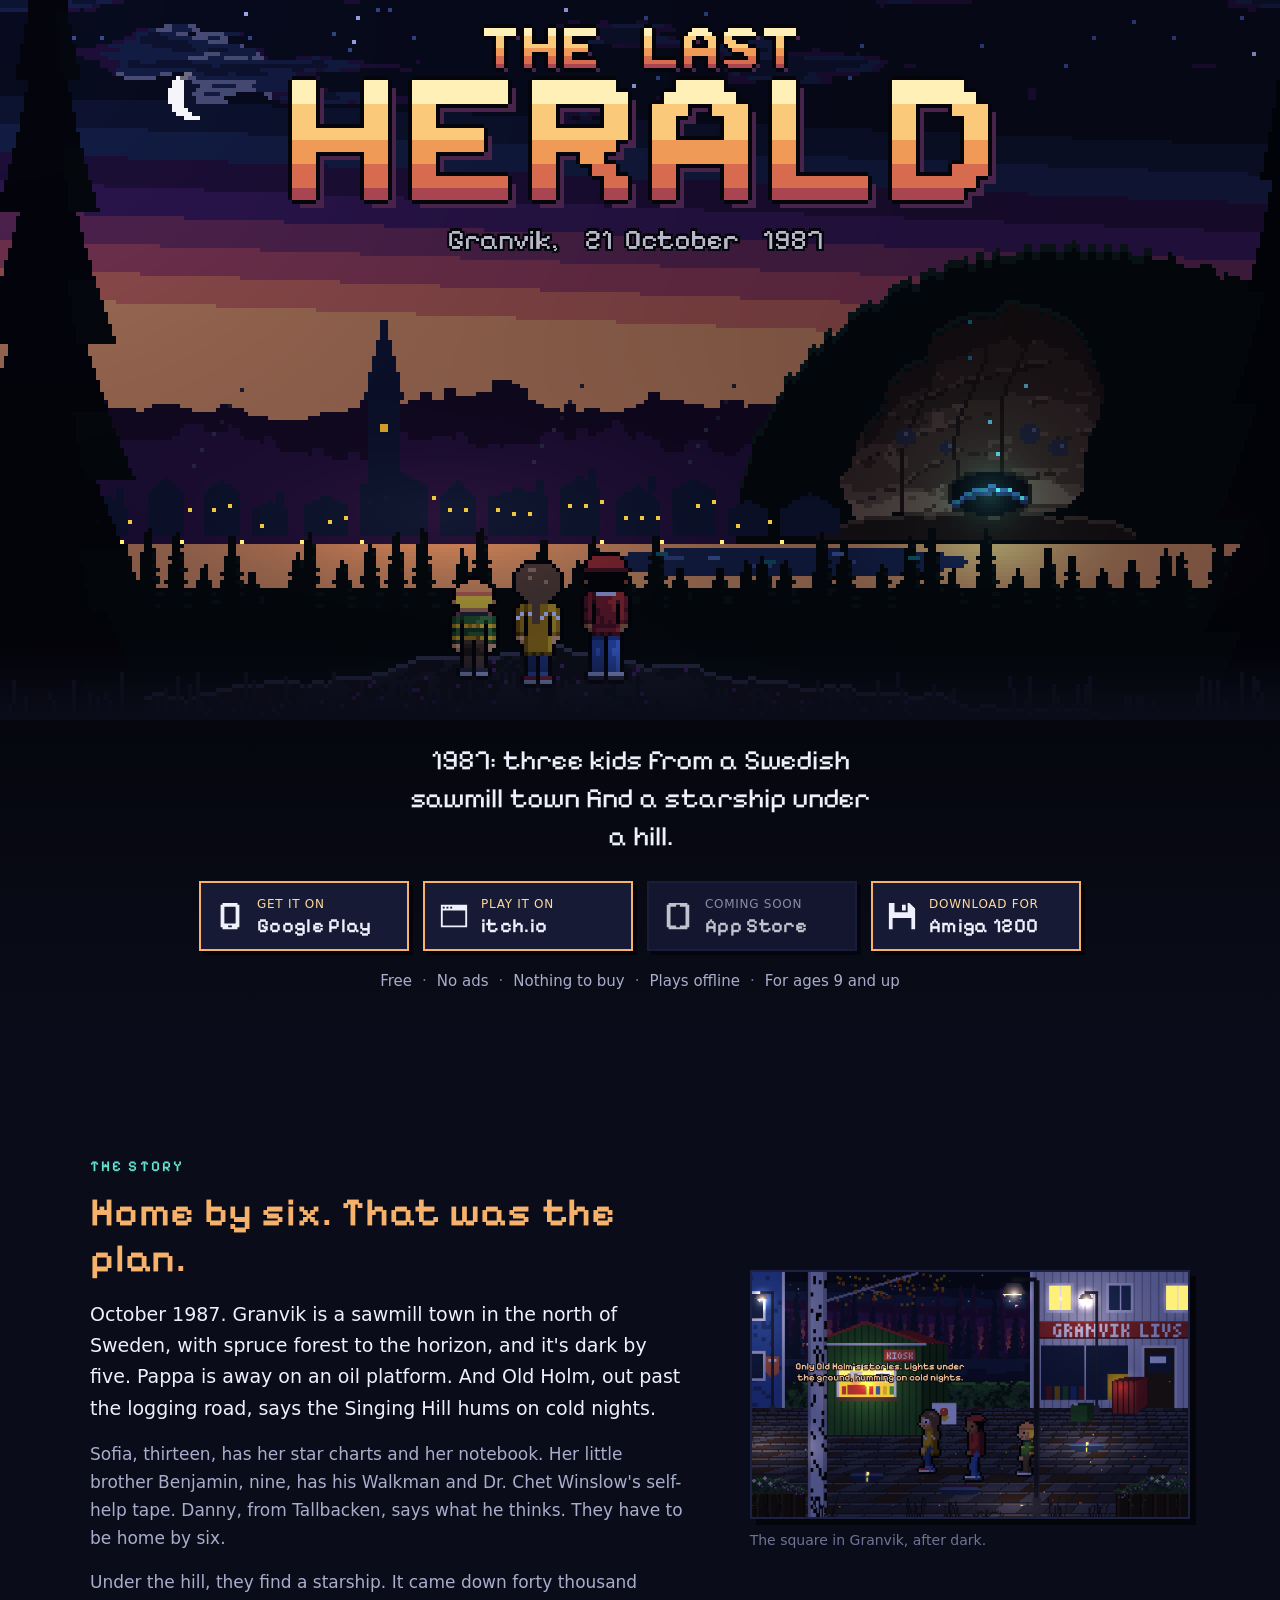
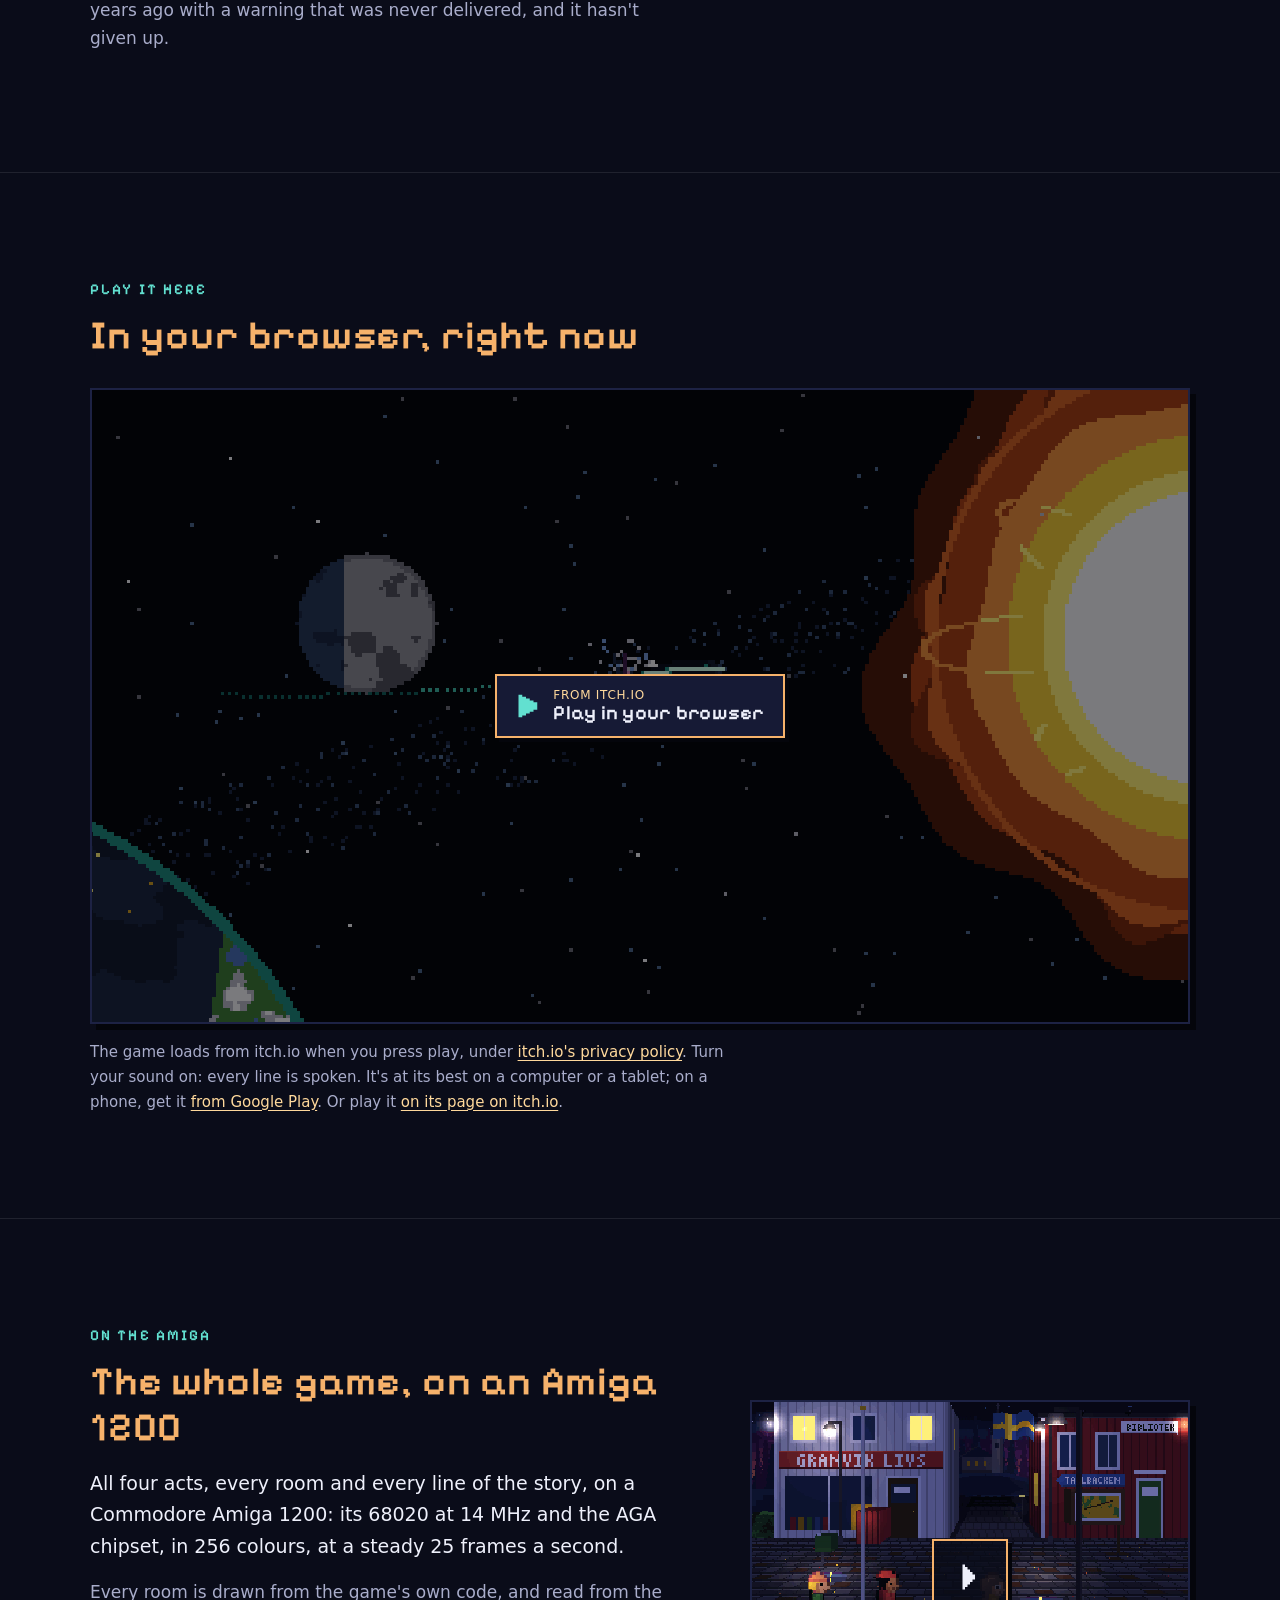
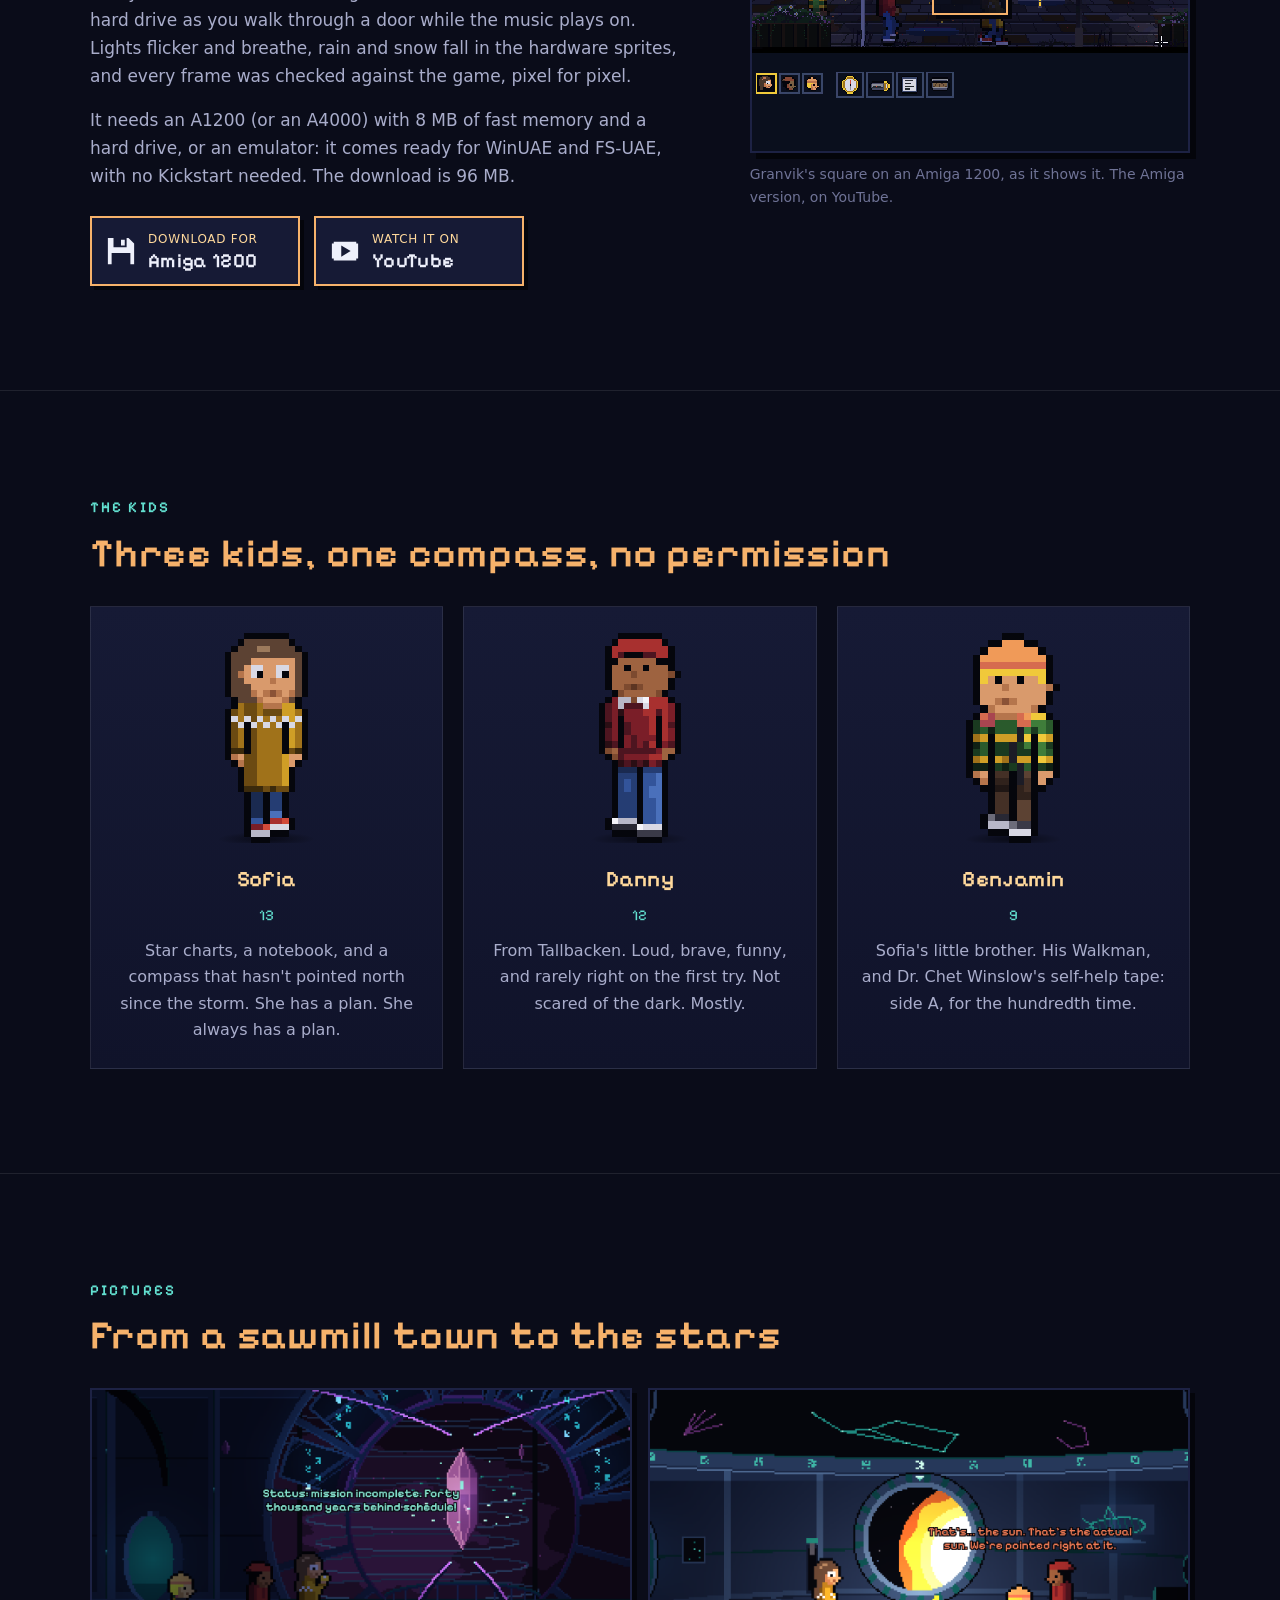
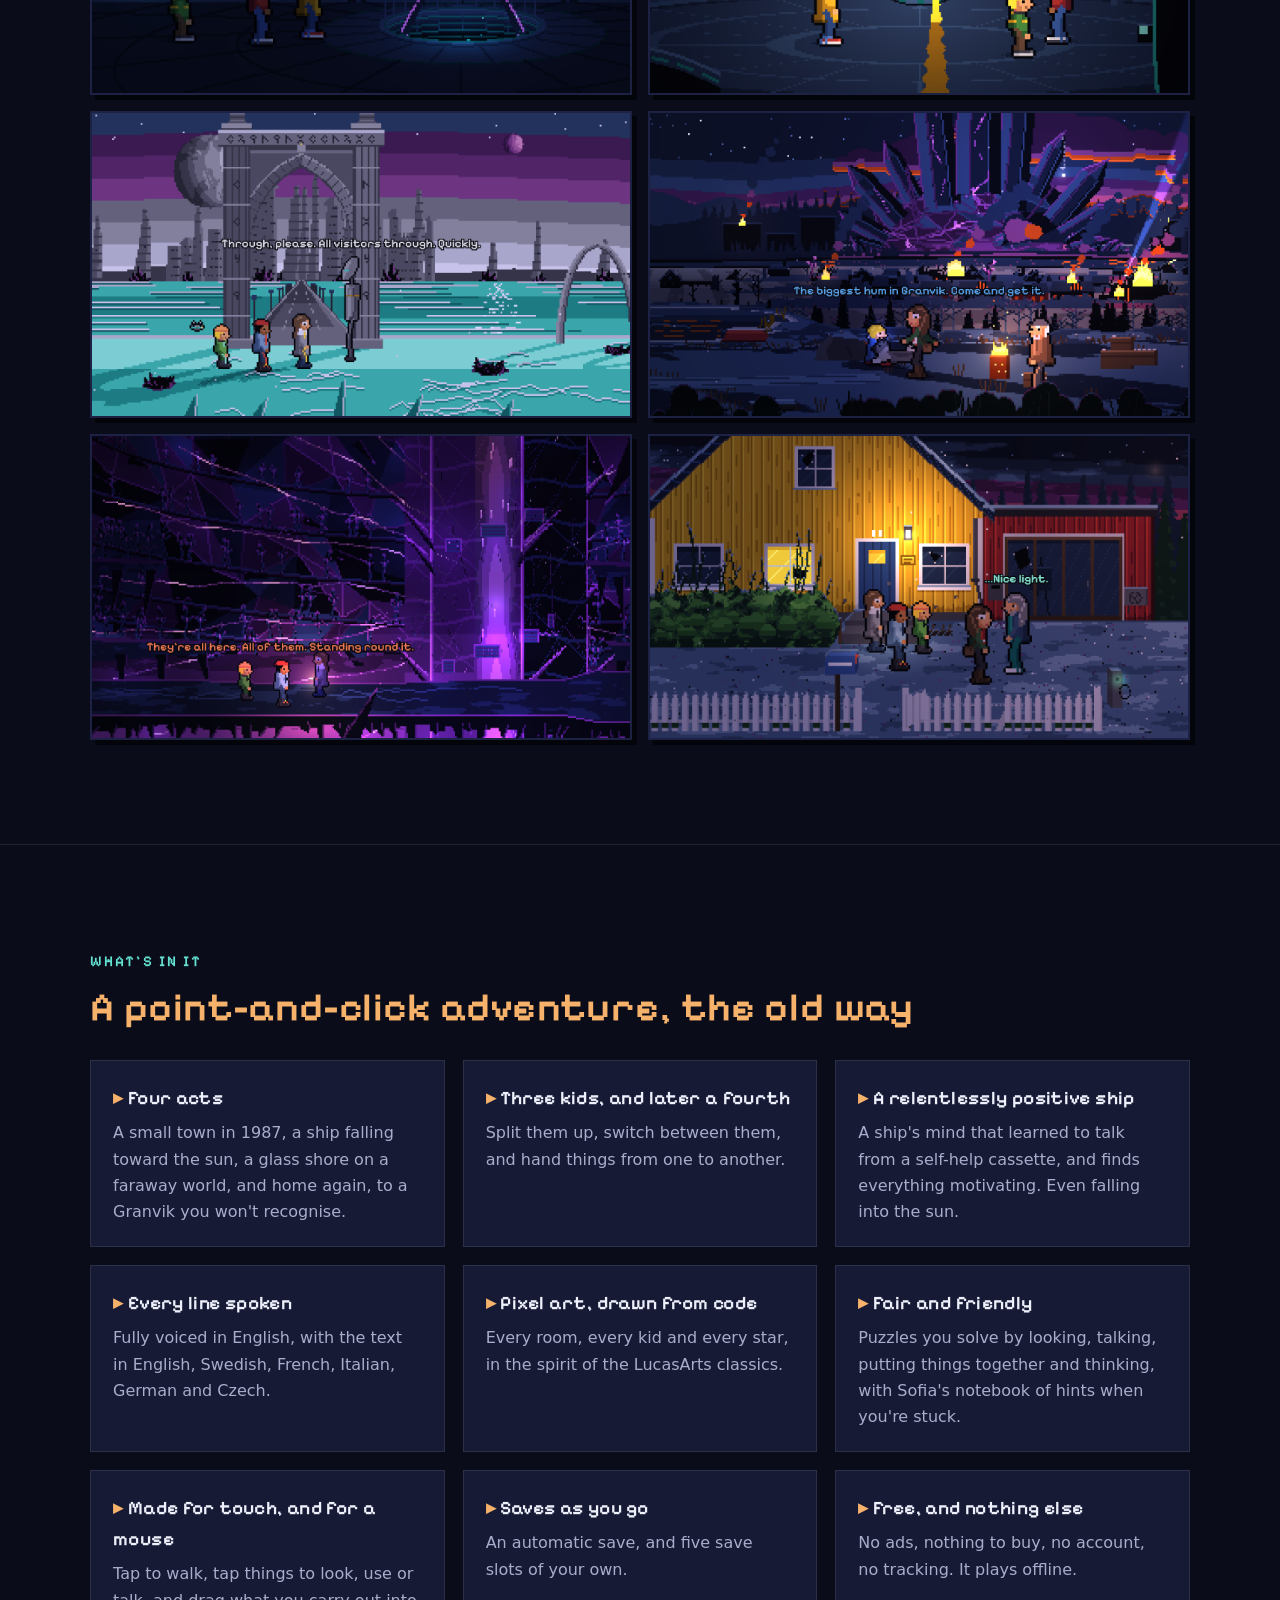
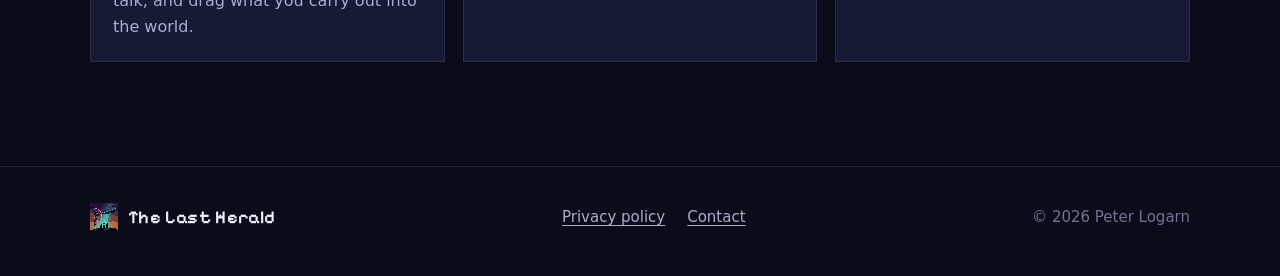
<file: index.html>
<!doctype html>
<html lang="en">
<head>
  <meta charset="utf-8">
  <meta name="viewport" content="width=device-width, initial-scale=1">
  <title>The Last Herald</title>
  <meta name="description" content="October 1987: three kids from a Swedish sawmill town find a starship under a hill. A free point-and-click adventure in the spirit of the LucasArts classics.">
  <meta name="theme-color" content="#0a0c19">
  <link rel="icon" type="image/png" href="assets/icon-512.png">
  <link rel="apple-touch-icon" href="assets/icon-512.png">
  <meta property="og:type" content="website">
  <meta property="og:title" content="The Last Herald">
  <meta property="og:description" content="1987: three kids from a Swedish sawmill town find a starship under a hill. A free point-and-click adventure.">
  <meta property="og:image" content="https://logge.github.io/last-herald/assets/feature-graphic.png">
  <meta property="og:url" content="https://logge.github.io/last-herald/">
  <meta name="twitter:card" content="summary_large_image">
  <link rel="stylesheet" href="css/site.css">
</head>
<body>

<header class="hero">
  <div class="hero-art">
    <img class="pixel" src="assets/screens/1-title.png" width="2880" height="1620" alt="The Last Herald: three kids on a hill at dusk, looking down at Granvik and the glowing hill across the valley.">
  </div>
  <div class="hero-text wrap">
    <h1>The Last Herald</h1>
    <p class="tagline">1987: three kids from a Swedish sawmill town find a starship under a hill.</p>
    <div class="stores">
      <a class="btn soon" data-store="play" aria-disabled="true">
        <svg viewBox="0 0 16 16" aria-hidden="true"><path fill="currentColor" d="M4 1h8v1h1v12h-1v1H4v-1H3V2h1zm1 2v9h6V3zm2 10v1h2v-1z"/></svg>
        <span><small>Coming soon</small><b>Google Play</b></span>
      </a>
      <a class="btn soon" data-store="itch" aria-disabled="true">
        <svg viewBox="0 0 16 16" aria-hidden="true"><path fill="currentColor" d="M1 2h14v12H1zm1 3v8h12V5zm0-2v1h1V3zm2 0v1h1V3zm2 0v1h1V3z"/></svg>
        <span><small>Coming soon</small><b>itch.io</b></span>
      </a>
      <a class="btn soon" data-store="apple" aria-disabled="true">
        <svg viewBox="0 0 16 16" aria-hidden="true"><path fill="currentColor" d="M3 1h10v1h1v12h-1v1H3v-1H2V2h1zm1 2v10h8V3zm3-1v1h2V2zm0 11v1h2v-1z"/></svg>
        <span><small>Coming soon</small><b>App Store</b></span>
      </a>
      <a class="btn soon" data-store="amiga" aria-disabled="true">
        <svg viewBox="0 0 16 16" aria-hidden="true"><path fill="currentColor" fill-rule="evenodd" d="M1 1h11l3 3v11H1zm3 0v5h7V1zm4 1h2v3H8zM3 9v6h10V9z"/></svg>
        <span><small>Coming soon</small><b>Amiga 1200</b></span>
      </a>
    </div>
    <p class="facts"><span>Free</span><span>No ads</span><span>Nothing to buy</span><span>Plays offline</span><span>For ages 9 and up</span></p>
  </div>
</header>

<main>
  <section id="story">
    <div class="wrap story">
      <div>
        <span class="eyebrow">The story</span>
        <h2>Home by six. That was the plan.</h2>
        <p>October 1987. Granvik is a sawmill town in the north of Sweden, with spruce forest to the horizon, and it's dark by five. Pappa is away on an oil platform. And Old Holm, out past the logging road, says the Singing Hill hums on cold nights.</p>
        <p>Sofia, thirteen, has her star charts and her notebook. Her little brother Benjamin, nine, has his Walkman and Dr. Chet Winslow's self-help tape. Danny, from Tallbacken, says what he thinks. They have to be home by six.</p>
        <p>Under the hill, they find a starship. It came down forty thousand years ago with a warning that was never delivered, and it hasn't given up.</p>
      </div>
      <figure>
        <img class="framed" src="assets/screens/2-square.png" width="2880" height="1620" loading="lazy" alt="The three kids in Granvik's square at night, by the kiosk and the grocery shop.">
        <figcaption>The square in Granvik, after dark.</figcaption>
      </figure>
    </div>
  </section>

  <section id="play" class="play">
    <div class="wrap">
      <span class="eyebrow">Play it here</span>
      <h2>In your browser, right now</h2>
      <div class="player" data-src="https://itch.io/embed-upload/20450633?color=0a0c19">
        <img class="pixel" src="assets/screens/launch.png" width="2880" height="1620" loading="lazy" alt="">
        <button type="button" class="btn live">
          <svg viewBox="0 0 16 16" aria-hidden="true"><path fill="currentColor" d="M4 2h2v1h2v1h2v1h2v1h2v4h-2v1h-2v1H8v1H6v1H4z"/></svg>
          <span><small>From itch.io</small><b>Play in your browser</b></span>
        </button>
      </div>
      <p class="note">The game loads from itch.io when you press play, under <a href="https://itch.io/docs/legal/privacy-policy">itch.io's privacy policy</a>. Turn your sound on: every line is spoken. It's at its best on a computer or a tablet; on a phone, get it <a href="https://play.google.com/store/apps/details?id=io.github.logge.lastherald">from Google Play</a>. Or play it <a href="https://plogarn.itch.io/the-last-herald">on its page on itch.io</a>.</p>
    </div>
  </section>

  <section id="amiga" class="amiga">
    <div class="wrap story">
      <div>
        <span class="eyebrow">On the Amiga</span>
        <h2>The whole game, on an Amiga 1200</h2>
        <p>All four acts, every room and every line of the story, on a Commodore Amiga 1200: its 68020 at 14 MHz and the AGA chipset, in 256 colours, at a steady 25 frames a second.</p>
        <p>Every room is drawn from the game's own code, and read from the hard drive as you walk through a door while the music plays on. Lights flicker and breathe, rain and snow fall in the hardware sprites, and every frame was checked against the game, pixel for pixel.</p>
        <p>It needs an A1200 (or an A4000) with 8 MB of fast memory and a hard drive, or an emulator: it comes ready for WinUAE and FS-UAE, with no Kickstart needed. The download is 96 MB.</p>
        <div class="stores">
          <a class="btn soon" data-store="amiga" aria-disabled="true">
            <svg viewBox="0 0 16 16" aria-hidden="true"><path fill="currentColor" fill-rule="evenodd" d="M1 1h11l3 3v11H1zm3 0v5h7V1zm4 1h2v3H8zM3 9v6h10V9z"/></svg>
            <span><small>Coming soon</small><b>Amiga 1200</b></span>
          </a>
          <a class="btn live" href="https://www.youtube.com/watch?v=VHJVSludNbY" rel="noopener">
            <svg viewBox="0 0 16 16" aria-hidden="true"><path fill="currentColor" fill-rule="evenodd" d="M2 3h12v1h1v8h-1v1H2v-1H1V4h1zm4 2v6l5-3z"/></svg>
            <span><small>Watch it on</small><b>YouTube</b></span>
          </a>
        </div>
      </div>
      <figure>
        <a class="video" href="https://www.youtube.com/watch?v=VHJVSludNbY" rel="noopener" aria-label="Watch the Amiga version on YouTube">
          <img class="pixel framed" src="assets/amiga/square.png" width="320" height="256" loading="lazy" alt="The three kids in Granvik's square at night on an Amiga 1200, the lane up to the church behind them, the panel of the kids and what they carry under the picture.">
          <span class="play" aria-hidden="true"><svg viewBox="0 0 16 16"><path fill="currentColor" d="M5 3h1v1h1v1h1v1h1v1h1v2H9v1H8v1H7v1H6v1H5z"/></svg></span>
        </a>
        <figcaption>Granvik's square on an Amiga 1200, as it shows it. The Amiga version, on YouTube.</figcaption>
      </figure>
    </div>
  </section>

  <section id="kids">
    <div class="wrap">
      <span class="eyebrow">The kids</span>
      <h2>Three kids, one compass, no permission</h2>
      <div class="kids">
        <article class="kid">
          <div class="stage"><img class="pixel" src="assets/kids/sofia.png" width="104" height="264" alt="Sofia, in her mustard knitted sweater and red sneakers."></div>
          <h3>Sofia</h3>
          <div class="age">13</div>
          <p>Star charts, a notebook, and a compass that hasn't pointed north since the storm. She has a plan. She always has a plan.</p>
        </article>
        <article class="kid">
          <div class="stage"><img class="pixel" src="assets/kids/danny.png" width="104" height="264" alt="Danny, in his red sweater, jeans and a red cap worn backwards."></div>
          <h3>Danny</h3>
          <div class="age">12</div>
          <p>From Tallbacken. Loud, brave, funny, and rarely right on the first try. Not scared of the dark. Mostly.</p>
        </article>
        <article class="kid">
          <div class="stage"><img class="pixel" src="assets/kids/benjamin.png" width="104" height="232" alt="Benjamin, in his striped sweater and beanie, headphones round his neck."></div>
          <h3>Benjamin</h3>
          <div class="age">9</div>
          <p>Sofia's little brother. His Walkman, and Dr. Chet Winslow's self-help tape: side A, for the hundredth time.</p>
        </article>
      </div>
    </div>
  </section>

  <section id="pictures">
    <div class="wrap">
      <span class="eyebrow">Pictures</span>
      <h2>From a sawmill town to the stars</h2>
      <div class="gallery">
        <button type="button" data-caption="Under the hill."><img src="assets/screens/3-heart.png" width="2880" height="1620" loading="lazy" alt="A crystal chamber deep inside the ship."></button>
        <button type="button" data-caption="The eye."><img src="assets/screens/4-eye.png" width="2880" height="1620" loading="lazy" alt="A domed room with a map of the stars drawn in light."></button>
        <button type="button" data-caption="A glass shore."><img src="assets/screens/5-shore.png" width="2880" height="1620" loading="lazy" alt="The kids on a shore of glass under a violet sky, a gate and spires behind them."></button>
        <button type="button" data-caption="The church hill."><img src="assets/screens/6-hill.png" width="2880" height="1620" loading="lazy" alt="A church on a hill above a town at night."></button>
        <button type="button" data-caption="Deep inside."><img src="assets/screens/7-hiveheart.png" width="2880" height="1620" loading="lazy" alt="A vast violet hollow, a crystal column at its end."></button>
        <button type="button" data-caption="The porch light."><img src="assets/screens/8-porch.png" width="2880" height="1620" loading="lazy" alt="A house at dusk with its porch light on."></button>
      </div>
    </div>
  </section>

  <section id="features">
    <div class="wrap">
      <span class="eyebrow">What's in it</span>
      <h2>A point-and-click adventure, the old way</h2>
      <div class="features">
        <div class="feature"><h3>Four acts</h3><p>A small town in 1987, a ship falling toward the sun, a glass shore on a faraway world, and home again, to a Granvik you won't recognise.</p></div>
        <div class="feature"><h3>Three kids, and later a fourth</h3><p>Split them up, switch between them, and hand things from one to another.</p></div>
        <div class="feature"><h3>A relentlessly positive ship</h3><p>A ship's mind that learned to talk from a self-help cassette, and finds everything motivating. Even falling into the sun.</p></div>
        <div class="feature"><h3>Every line spoken</h3><p>Fully voiced in English, with the text in English, Swedish, French, Italian, German and Czech.</p></div>
        <div class="feature"><h3>Pixel art, drawn from code</h3><p>Every room, every kid and every star, in the spirit of the LucasArts classics.</p></div>
        <div class="feature"><h3>Fair and friendly</h3><p>Puzzles you solve by looking, talking, putting things together and thinking, with Sofia's notebook of hints when you're stuck.</p></div>
        <div class="feature"><h3>Made for touch, and for a mouse</h3><p>Tap to walk, tap things to look, use or talk, and drag what you carry out into the world.</p></div>
        <div class="feature"><h3>Saves as you go</h3><p>An automatic save, and five save slots of your own.</p></div>
        <div class="feature"><h3>Free, and nothing else</h3><p>No ads, nothing to buy, no account, no tracking. It plays offline.</p></div>
      </div>
    </div>
  </section>
</main>

<footer>
  <div class="wrap">
    <a class="brand" href="./"><img class="pixel" src="assets/icon-512.png" alt="">The Last Herald</a>
    <nav>
      <a href="privacy/">Privacy policy</a>
      <a href="mailto:peterlogarn294@gmail.com">Contact</a>
    </nav>
    <span>© 2026 Peter Logarn</span>
  </div>
</footer>

<dialog class="lightbox" aria-label="Picture">
  <img alt="">
  <div class="bar">
    <button type="button" data-go="-1" aria-label="Previous picture">◀</button>
    <span class="caption"></span>
    <span>
      <button type="button" data-go="1" aria-label="Next picture">▶</button>
      <button type="button" data-close aria-label="Close">✕</button>
    </span>
  </div>
</dialog>

<script src="js/site.js"></script>
</body>
</html>
</file>
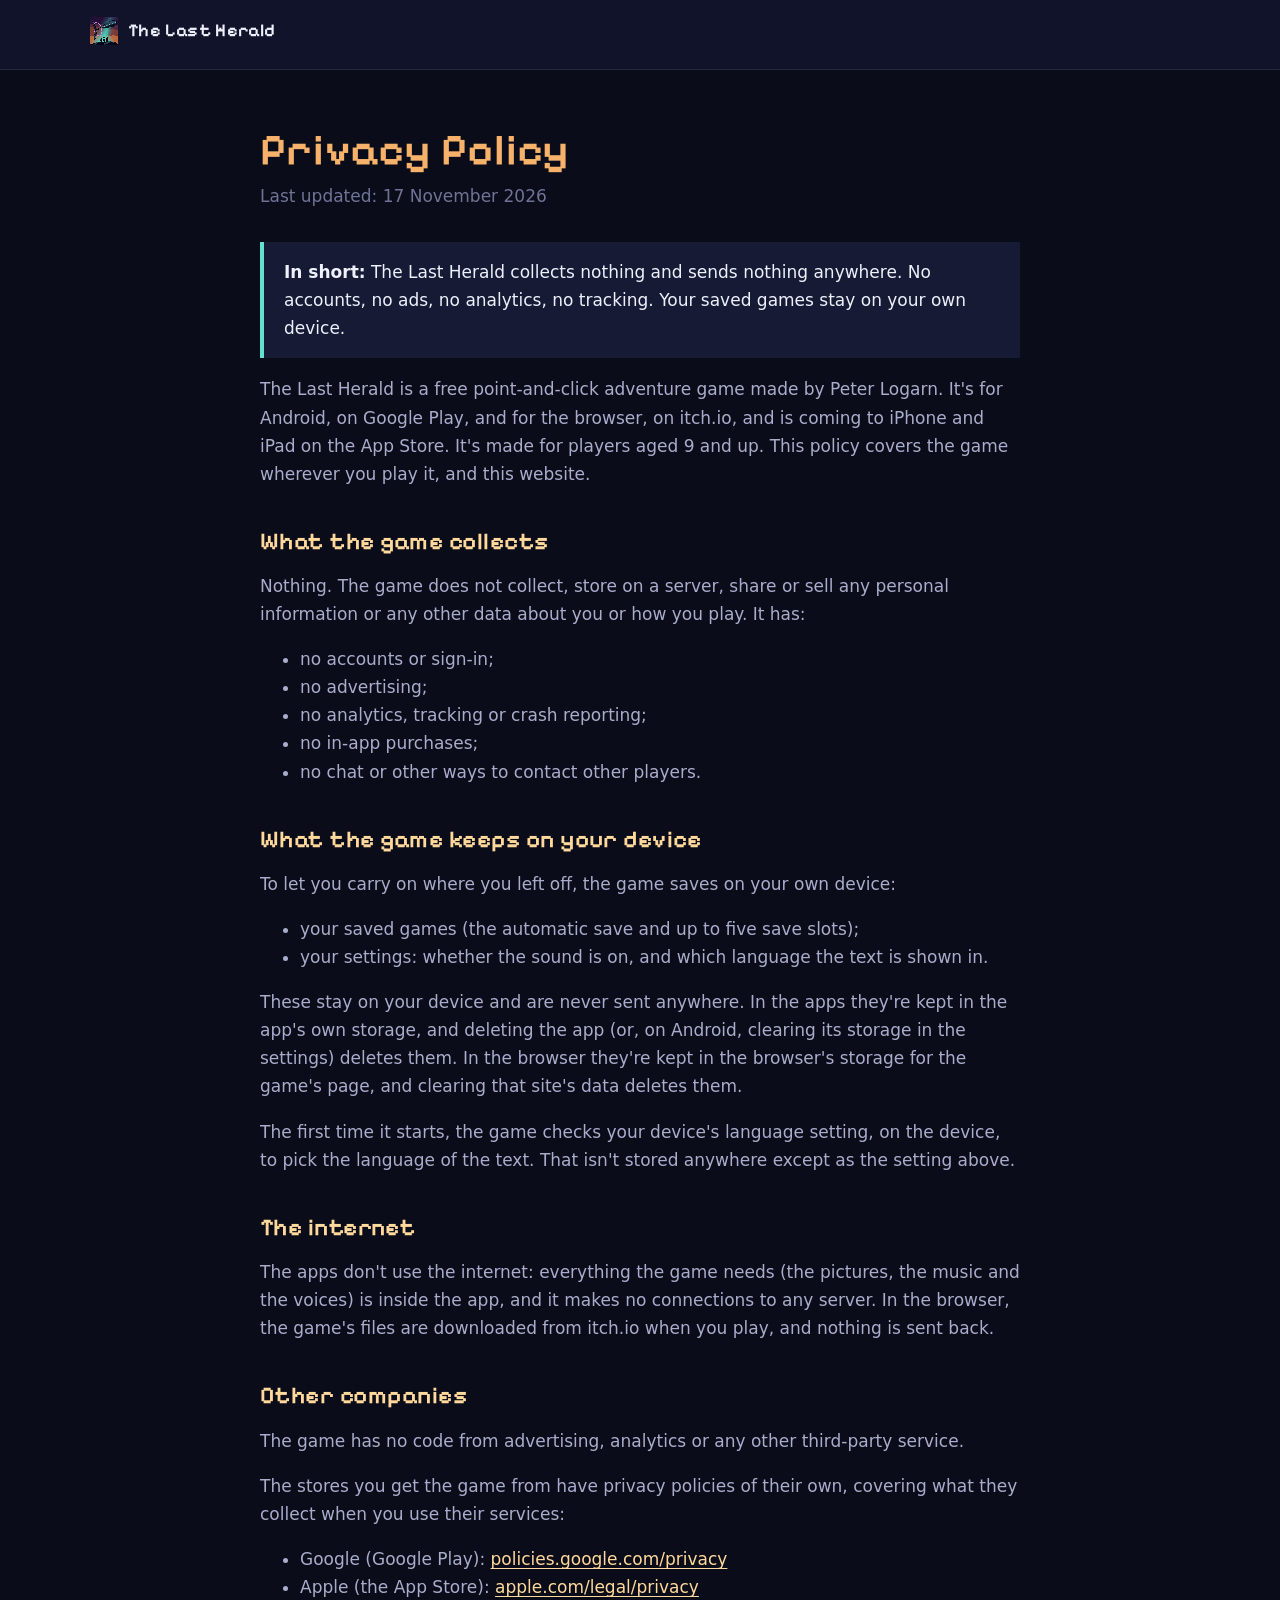
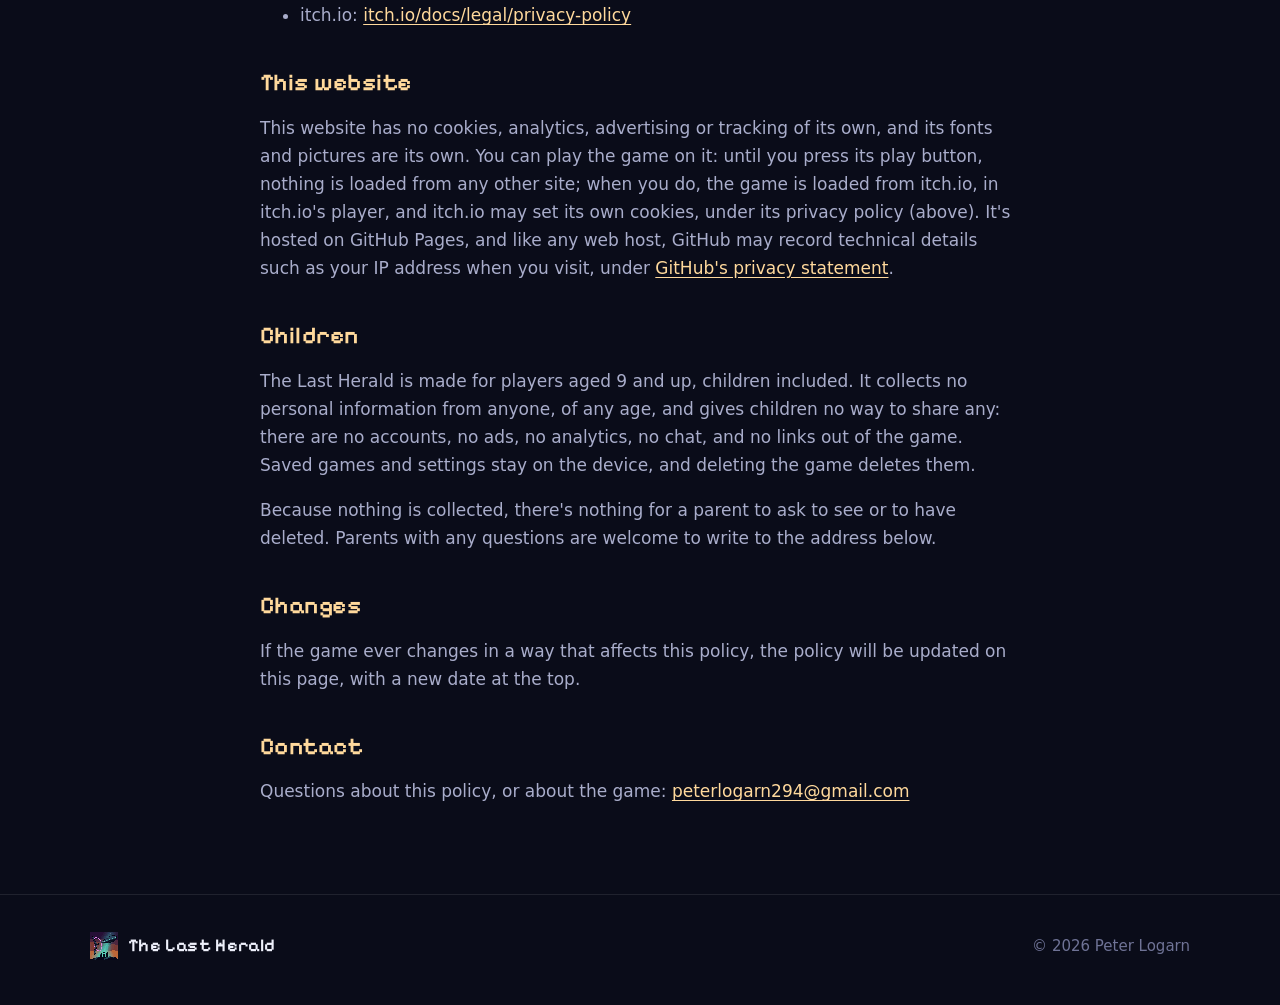
<file: privacy/index.html>
<!doctype html>
<html lang="en">
<head>
  <meta charset="utf-8">
  <meta name="viewport" content="width=device-width, initial-scale=1">
  <title>Privacy Policy · The Last Herald</title>
  <meta name="description" content="The Last Herald's privacy policy: the game collects nothing and sends nothing anywhere.">
  <meta name="theme-color" content="#0a0c19">
  <link rel="icon" type="image/png" href="../assets/icon-512.png">
  <link rel="stylesheet" href="../css/site.css">
</head>
<body>

<div class="top">
  <div class="wrap"><a class="brand" href="../"><img class="pixel" src="../assets/icon-512.png" alt="">The Last Herald</a></div>
</div>

<main class="doc">
  <div class="wrap">
    <h1>Privacy Policy</h1>
    <p class="updated">Last updated: 17 November 2026</p>

    <p class="short"><strong>In short:</strong> The Last Herald collects nothing and sends nothing anywhere. No accounts, no ads, no analytics, no tracking. Your saved games stay on your own device.</p>

    <p>The Last Herald is a free point-and-click adventure game made by Peter Logarn. It's for Android, on Google Play, and for the browser, on itch.io, and is coming to iPhone and iPad on the App Store. It's made for players aged 9 and up. This policy covers the game wherever you play it, and this website.</p>

    <h2>What the game collects</h2>
    <p>Nothing. The game does not collect, store on a server, share or sell any personal information or any other data about you or how you play. It has:</p>
    <ul>
      <li>no accounts or sign-in;</li>
      <li>no advertising;</li>
      <li>no analytics, tracking or crash reporting;</li>
      <li>no in-app purchases;</li>
      <li>no chat or other ways to contact other players.</li>
    </ul>

    <h2>What the game keeps on your device</h2>
    <p>To let you carry on where you left off, the game saves on your own device:</p>
    <ul>
      <li>your saved games (the automatic save and up to five save slots);</li>
      <li>your settings: whether the sound is on, and which language the text is shown in.</li>
    </ul>
    <p>These stay on your device and are never sent anywhere. In the apps they're kept in the app's own storage, and deleting the app (or, on Android, clearing its storage in the settings) deletes them. In the browser they're kept in the browser's storage for the game's page, and clearing that site's data deletes them.</p>
    <p>The first time it starts, the game checks your device's language setting, on the device, to pick the language of the text. That isn't stored anywhere except as the setting above.</p>

    <h2>The internet</h2>
    <p>The apps don't use the internet: everything the game needs (the pictures, the music and the voices) is inside the app, and it makes no connections to any server. In the browser, the game's files are downloaded from itch.io when you play, and nothing is sent back.</p>

    <h2>Other companies</h2>
    <p>The game has no code from advertising, analytics or any other third-party service.</p>
    <p>The stores you get the game from have privacy policies of their own, covering what they collect when you use their services:</p>
    <ul>
      <li>Google (Google Play): <a href="https://policies.google.com/privacy">policies.google.com/privacy</a></li>
      <li>Apple (the App Store): <a href="https://www.apple.com/legal/privacy/">apple.com/legal/privacy</a></li>
      <li>itch.io: <a href="https://itch.io/docs/legal/privacy-policy">itch.io/docs/legal/privacy-policy</a></li>
    </ul>

    <h2>This website</h2>
    <p>This website has no cookies, analytics, advertising or tracking of its own, and its fonts and pictures are its own. You can play the game on it: until you press its play button, nothing is loaded from any other site; when you do, the game is loaded from itch.io, in itch.io's player, and itch.io may set its own cookies, under its privacy policy (above). It's hosted on GitHub Pages, and like any web host, GitHub may record technical details such as your IP address when you visit, under <a href="https://docs.github.com/en/site-policy/privacy-policies/github-general-privacy-statement">GitHub's privacy statement</a>.</p>

    <h2>Children</h2>
    <p>The Last Herald is made for players aged 9 and up, children included. It collects no personal information from anyone, of any age, and gives children no way to share any: there are no accounts, no ads, no analytics, no chat, and no links out of the game. Saved games and settings stay on the device, and deleting the game deletes them.</p>
    <p>Because nothing is collected, there's nothing for a parent to ask to see or to have deleted. Parents with any questions are welcome to write to the address below.</p>

    <h2>Changes</h2>
    <p>If the game ever changes in a way that affects this policy, the policy will be updated on this page, with a new date at the top.</p>

    <h2>Contact</h2>
    <p>Questions about this policy, or about the game: <a href="mailto:peterlogarn294@gmail.com">peterlogarn294@gmail.com</a></p>
  </div>
</main>

<footer>
  <div class="wrap">
    <a class="brand" href="../"><img class="pixel" src="../assets/icon-512.png" alt="">The Last Herald</a>
    <span>© 2026 Peter Logarn</span>
  </div>
</footer>

</body>
</html>
</file>
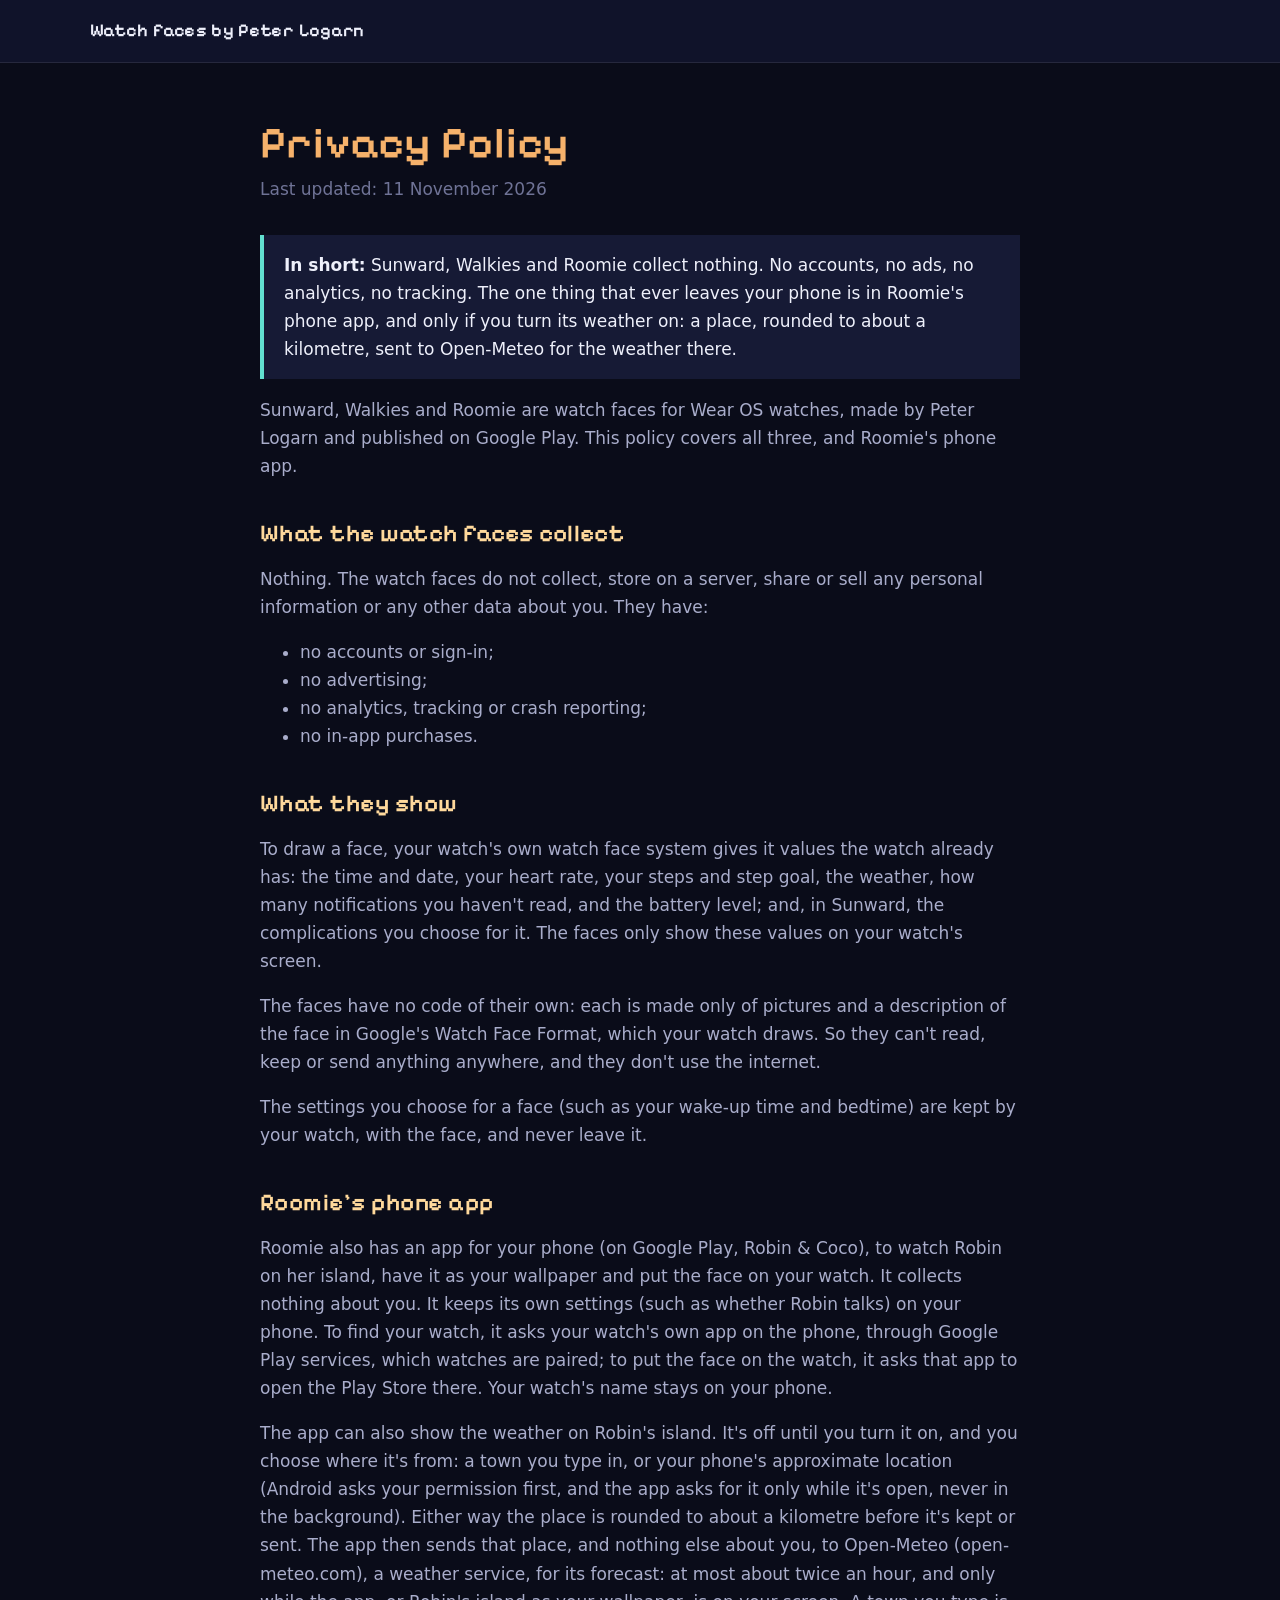
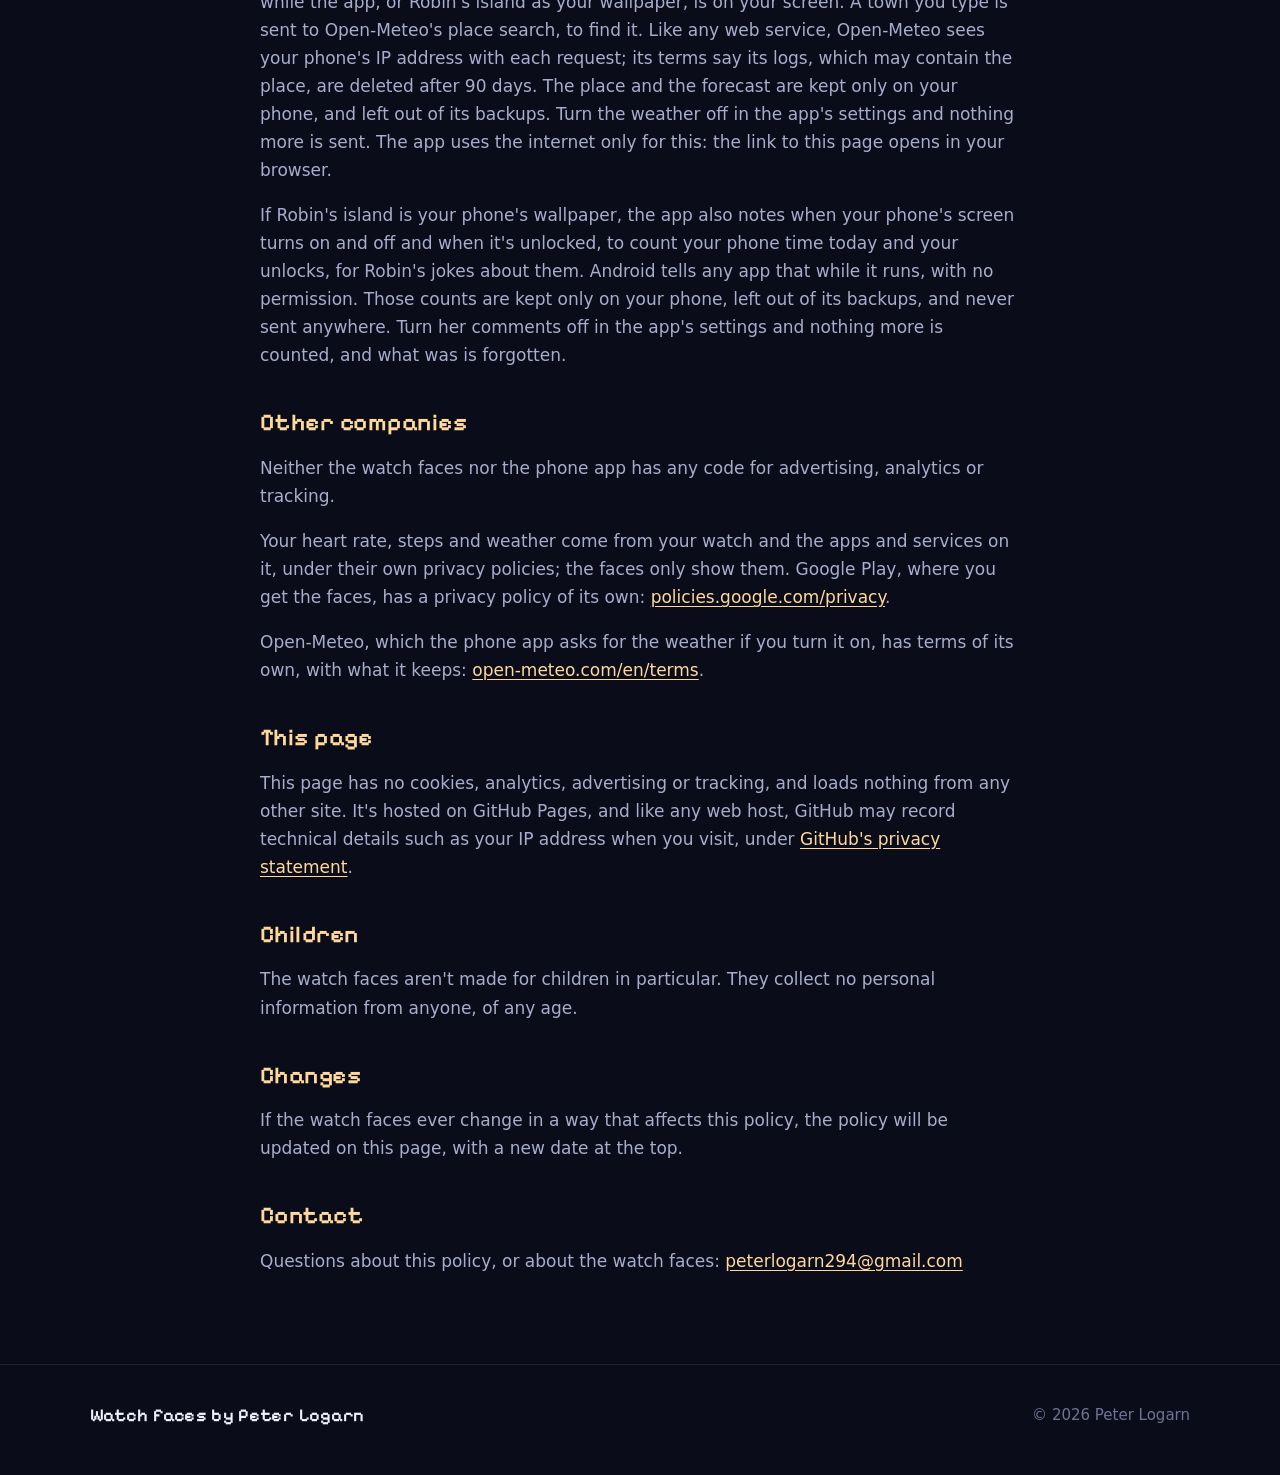
<file: watchfaces/privacy/index.html>
<!doctype html>
<html lang="en">
<head>
  <meta charset="utf-8">
  <meta name="viewport" content="width=device-width, initial-scale=1">
  <title>Privacy Policy · Sunward, Walkies and Roomie</title>
  <meta name="description" content="The privacy policy of Sunward, Walkies and Roomie, watch faces for Wear OS, and Roomie's phone app: they collect nothing.">
  <meta name="theme-color" content="#0a0c19">
  <link rel="stylesheet" href="../../css/site.css">
</head>
<body>

<div class="top">
  <div class="wrap"><span class="brand">Watch faces by Peter Logarn</span></div>
</div>

<main class="doc">
  <div class="wrap">
    <h1>Privacy Policy</h1>
    <p class="updated">Last updated: 11 November 2026</p>

    <p class="short"><strong>In short:</strong> Sunward, Walkies and Roomie collect nothing. No accounts, no ads, no analytics, no tracking. The one thing that ever leaves your phone is in Roomie's phone app, and only if you turn its weather on: a place, rounded to about a kilometre, sent to Open-Meteo for the weather there.</p>

    <p>Sunward, Walkies and Roomie are watch faces for Wear OS watches, made by Peter Logarn and published on Google Play. This policy covers all three, and Roomie's phone app.</p>

    <h2>What the watch faces collect</h2>
    <p>Nothing. The watch faces do not collect, store on a server, share or sell any personal information or any other data about you. They have:</p>
    <ul>
      <li>no accounts or sign-in;</li>
      <li>no advertising;</li>
      <li>no analytics, tracking or crash reporting;</li>
      <li>no in-app purchases.</li>
    </ul>

    <h2>What they show</h2>
    <p>To draw a face, your watch's own watch face system gives it values the watch already has: the time and date, your heart rate, your steps and step goal, the weather, how many notifications you haven't read, and the battery level; and, in Sunward, the complications you choose for it. The faces only show these values on your watch's screen.</p>
    <p>The faces have no code of their own: each is made only of pictures and a description of the face in Google's Watch Face Format, which your watch draws. So they can't read, keep or send anything anywhere, and they don't use the internet.</p>
    <p>The settings you choose for a face (such as your wake-up time and bedtime) are kept by your watch, with the face, and never leave it.</p>

    <h2>Roomie's phone app</h2>
    <p>Roomie also has an app for your phone (on Google Play, Robin &amp; Coco), to watch Robin on her island, have it as your wallpaper and put the face on your watch. It collects nothing about you. It keeps its own settings (such as whether Robin talks) on your phone. To find your watch, it asks your watch's own app on the phone, through Google Play services, which watches are paired; to put the face on the watch, it asks that app to open the Play Store there. Your watch's name stays on your phone.</p>
    <p>The app can also show the weather on Robin's island. It's off until you turn it on, and you choose where it's from: a town you type in, or your phone's approximate location (Android asks your permission first, and the app asks for it only while it's open, never in the background). Either way the place is rounded to about a kilometre before it's kept or sent. The app then sends that place, and nothing else about you, to Open-Meteo (open-meteo.com), a weather service, for its forecast: at most about twice an hour, and only while the app, or Robin's island as your wallpaper, is on your screen. A town you type is sent to Open-Meteo's place search, to find it. Like any web service, Open-Meteo sees your phone's IP address with each request; its terms say its logs, which may contain the place, are deleted after 90 days. The place and the forecast are kept only on your phone, and left out of its backups. Turn the weather off in the app's settings and nothing more is sent. The app uses the internet only for this: the link to this page opens in your browser.</p>
    <p>If Robin's island is your phone's wallpaper, the app also notes when your phone's screen turns on and off and when it's unlocked, to count your phone time today and your unlocks, for Robin's jokes about them. Android tells any app that while it runs, with no permission. Those counts are kept only on your phone, left out of its backups, and never sent anywhere. Turn her comments off in the app's settings and nothing more is counted, and what was is forgotten.</p>

    <h2>Other companies</h2>
    <p>Neither the watch faces nor the phone app has any code for advertising, analytics or tracking.</p>
    <p>Your heart rate, steps and weather come from your watch and the apps and services on it, under their own privacy policies; the faces only show them. Google Play, where you get the faces, has a privacy policy of its own: <a href="https://policies.google.com/privacy">policies.google.com/privacy</a>.</p>
    <p>Open-Meteo, which the phone app asks for the weather if you turn it on, has terms of its own, with what it keeps: <a href="https://open-meteo.com/en/terms">open-meteo.com/en/terms</a>.</p>

    <h2>This page</h2>
    <p>This page has no cookies, analytics, advertising or tracking, and loads nothing from any other site. It's hosted on GitHub Pages, and like any web host, GitHub may record technical details such as your IP address when you visit, under <a href="https://docs.github.com/en/site-policy/privacy-policies/github-general-privacy-statement">GitHub's privacy statement</a>.</p>

    <h2>Children</h2>
    <p>The watch faces aren't made for children in particular. They collect no personal information from anyone, of any age.</p>

    <h2>Changes</h2>
    <p>If the watch faces ever change in a way that affects this policy, the policy will be updated on this page, with a new date at the top.</p>

    <h2>Contact</h2>
    <p>Questions about this policy, or about the watch faces: <a href="mailto:peterlogarn294@gmail.com">peterlogarn294@gmail.com</a></p>
  </div>
</main>

<footer>
  <div class="wrap">
    <span class="brand">Watch faces by Peter Logarn</span>
    <span>© 2026 Peter Logarn</span>
  </div>
</footer>

</body>
</html>
</file>
<file: css/site.css>
/* The Last Herald: the website. One stylesheet for both pages. */

@font-face {
  font-family: 'Pixelify Sans';
  font-style: normal;
  font-weight: 400;
  font-display: swap;
  src: url(../fonts/pixelify-sans-latin-400-normal.woff2) format('woff2');
  unicode-range: U+0000-00FF, U+0131, U+0152-0153, U+02BB-02BC, U+02C6, U+02DA, U+02DC, U+0304, U+0308, U+0329, U+2000-206F, U+20AC, U+2122, U+2191, U+2193, U+2212, U+2215, U+FEFF, U+FFFD;
}
@font-face {
  font-family: 'Pixelify Sans';
  font-style: normal;
  font-weight: 400;
  font-display: swap;
  src: url(../fonts/pixelify-sans-latin-ext-400-normal.woff2) format('woff2');
  unicode-range: U+0100-02BA, U+02BD-02C5, U+02C7-02CC, U+02CE-02D7, U+02DD-02FF, U+0304, U+0308, U+0329, U+1D00-1DBF, U+1E00-1E9F, U+1EF2-1EFF, U+2020, U+20A0-20AB, U+20AD-20C0, U+2113, U+2C60-2C7F, U+A720-A7FF;
}
@font-face {
  font-family: 'Pixelify Sans';
  font-style: normal;
  font-weight: 600;
  font-display: swap;
  src: url(../fonts/pixelify-sans-latin-600-normal.woff2) format('woff2');
  unicode-range: U+0000-00FF, U+0131, U+0152-0153, U+02BB-02BC, U+02C6, U+02DA, U+02DC, U+0304, U+0308, U+0329, U+2000-206F, U+20AC, U+2122, U+2191, U+2193, U+2212, U+2215, U+FEFF, U+FFFD;
}
@font-face {
  font-family: 'Pixelify Sans';
  font-style: normal;
  font-weight: 600;
  font-display: swap;
  src: url(../fonts/pixelify-sans-latin-ext-600-normal.woff2) format('woff2');
  unicode-range: U+0100-02BA, U+02BD-02C5, U+02C7-02CC, U+02CE-02D7, U+02DD-02FF, U+0304, U+0308, U+0329, U+1D00-1DBF, U+1E00-1E9F, U+1EF2-1EFF, U+2020, U+20A0-20AB, U+20AD-20C0, U+2113, U+2C60-2C7F, U+A720-A7FF;
}

:root {
  /* The night over Granvik, the logo's sunset gold, the glass shore's teal, the hive's violet */
  --bg: #0a0c19;
  --bg-2: #10132a;
  --panel: #161a35;
  --panel-2: #1d2244;
  --line: rgba(255, 255, 255, 0.09);
  --ink: #eef0fb;
  --muted: #a9adcb;
  --dim: #6f7396;
  --gold: #f6b26b;
  --gold-2: #ffd99c;
  --ember: #e8743b;
  --teal: #62e0d0;
  --violet: #a487ff;
  --pixel: 'Pixelify Sans', 'Courier New', monospace;
  --text: system-ui, -apple-system, 'Segoe UI', Roboto, 'Helvetica Neue', Arial, sans-serif;
  color-scheme: dark;
}

* { box-sizing: border-box; }
html { scroll-behavior: smooth; }
body {
  margin: 0;
  background: var(--bg);
  color: var(--ink);
  font: 17px/1.65 var(--text);
  -webkit-font-smoothing: antialiased;
}
img { display: block; max-width: 100%; height: auto; }
a { color: var(--gold-2); text-underline-offset: 3px; }
a:hover { color: #fff; }
.pixel { image-rendering: pixelated; image-rendering: crisp-edges; }

.wrap { width: min(1100px, 100% - 32px); margin-inline: auto; }
h1, h2, h3, .eyebrow, .btn, .brand { font-family: var(--pixel); font-weight: 600; letter-spacing: 0.02em; }
h2 { font-size: clamp(28px, 4vw, 40px); line-height: 1.15; margin: 0 0 18px; color: var(--gold); }
h3 { font-size: 22px; margin: 0 0 6px; }
.eyebrow { display: block; color: var(--teal); font-size: 15px; letter-spacing: 0.14em; text-transform: uppercase; margin-bottom: 10px; }
section { padding: clamp(56px, 9vw, 104px) 0; }
section + section { border-top: 1px solid var(--line); }

/* ---- The top: the title picture, the pitch, the stores ---- */
.hero { position: relative; background: #04050b; }
.hero-art { position: relative; }
.hero-art img { width: min(100%, calc(80vh * 16 / 9)); height: auto; margin: 0 auto; } /* all of it, the logo and the kids, as big as the screen allows (the night of its edges either side) */
.hero-art::after { /* fading down into the page */
  content: ''; position: absolute; inset: auto 0 0 0; height: 10%;
  background: linear-gradient(to bottom, rgba(4, 5, 11, 0), var(--bg));
}
.hero-text { position: relative; padding: 22px 0 56px; text-align: center; }
.hero { background: linear-gradient(to bottom, #04050b 60%, var(--bg)); }
.hero-text h1 { position: absolute; width: 1px; height: 1px; overflow: hidden; clip: rect(0 0 0 0); } /* the logo says it */
.tagline { font-family: var(--pixel); font-weight: 400; font-size: clamp(20px, 2.8vw, 28px); line-height: 1.35; margin: 0 auto 26px; max-width: 30ch; color: var(--ink); }
.facts { color: var(--muted); font-size: 15px; margin: 18px 0 0; }
.facts span + span::before { content: '·'; margin: 0 10px; color: var(--dim); }

.stores { display: flex; flex-wrap: wrap; gap: 14px; justify-content: center; }
.btn {
  display: inline-flex; align-items: center; gap: 12px; min-width: 210px;
  padding: 12px 18px 12px 14px; text-decoration: none; text-align: left;
  color: var(--ink); background: var(--panel); border: 2px solid var(--panel-2);
  box-shadow: 4px 4px 0 #04050b; transition: transform 0.12s, box-shadow 0.12s, border-color 0.12s;
}
.btn svg { flex: none; width: 30px; height: 30px; }
.btn small { display: block; font-family: var(--text); font-weight: 500; font-size: 12px; letter-spacing: 0.06em; text-transform: uppercase; color: var(--muted); }
.btn b { display: block; font-size: 20px; font-weight: 600; line-height: 1.1; }
.btn.live { border-color: var(--gold); color: var(--ink); }
.btn.live small { color: var(--gold-2); }
.btn.live:hover { transform: translate(-2px, -2px); box-shadow: 6px 6px 0 #04050b; color: #fff; }
.btn.soon { cursor: default; opacity: 0.8; }

/* ---- The story ---- */
.story { display: grid; grid-template-columns: 1.15fr 0.85fr; gap: clamp(28px, 5vw, 64px); align-items: center; }
.story p { color: var(--muted); margin: 0 0 16px; }
.story p:first-of-type { color: var(--ink); font-size: 19px; }
.story figure { margin: 0; }
.framed { border: 2px solid var(--panel-2); box-shadow: 6px 6px 0 #04050b; background: #000; }
figcaption { color: var(--dim); font-size: 14px; margin-top: 10px; }

/* ---- Play it here: a picture and a button, then itch.io's player in its place (the game, and its bar under it) ---- */
.player {
  position: relative; margin-top: 30px; aspect-ratio: 1280 / 740; display: grid; place-items: center; overflow: hidden;
  background: #000; border: 2px solid var(--panel-2); box-shadow: 6px 6px 0 #04050b;
}
.player img { position: absolute; inset: 0; width: 100%; height: 100%; object-fit: cover; opacity: 0.5; }
.player button { position: relative; width: auto; min-width: 0; font-family: var(--pixel); cursor: pointer; } /* (its own size, on a phone too) */
.player button:hover { transform: translate(-2px, -2px); box-shadow: 6px 6px 0 #04050b; }
.player button svg { color: var(--teal); }
.player iframe { width: 100%; height: 100%; border: 0; display: block; }

/* ---- On the Amiga: the story's layout, its buttons left, the Amiga's own picture (320 x 256, sharp) linking to the video ---- */
.amiga .stores { justify-content: flex-start; margin-top: 26px; }
.amiga .video { position: relative; display: block; }
.amiga .video img { width: 100%; }
.amiga .video .play {
  position: absolute; left: 50%; top: 50%; width: 76px; height: 76px; transform: translate(-50%, -50%);
  display: grid; place-items: center; color: var(--ink); background: rgba(10, 12, 25, 0.78); border: 2px solid var(--gold);
  box-shadow: 4px 4px 0 #04050b; transition: transform 0.12s, background 0.12s;
}
.amiga .video .play svg { width: 40px; height: 40px; }
.amiga .video:hover .play { transform: translate(calc(-50% - 2px), calc(-50% - 2px)); background: var(--panel); }
.play .note { color: var(--muted); font-size: 15px; margin: 16px 0 0; max-width: 70ch; }

/* ---- The kids ---- */
.kids { display: grid; grid-template-columns: repeat(3, 1fr); gap: 20px; margin-top: 30px; }
.kid { background: linear-gradient(to bottom, var(--panel), var(--bg-2)); border: 1px solid var(--line); padding: 26px 22px 24px; text-align: center; }
.kid .stage {
  height: 210px; display: flex; align-items: flex-end; justify-content: center; margin-bottom: 18px;
  background: radial-gradient(ellipse 70px 10px at 50% calc(100% - 4px), rgba(0, 0, 0, 0.55), transparent 70%);
}
.kid .stage img { height: auto; width: auto; max-height: 100%; }
.kid h3 { color: var(--gold-2); }
.kid .age { font-family: var(--pixel); color: var(--teal); font-size: 15px; margin-bottom: 10px; }
.kid p { color: var(--muted); margin: 0; font-size: 16px; }

/* ---- Pictures ---- */
.gallery { display: grid; grid-template-columns: repeat(2, 1fr); gap: 16px; margin-top: 30px; }
.gallery button { padding: 0; border: 2px solid var(--panel-2); background: #000; cursor: zoom-in; box-shadow: 5px 5px 0 #04050b; transition: transform 0.12s, border-color 0.12s; }
.gallery button:hover, .gallery button:focus-visible { transform: translate(-2px, -2px); border-color: var(--gold); outline: none; }
.gallery img { width: 100%; height: auto; aspect-ratio: 16 / 9; }

dialog.lightbox { padding: 0; border: 0; background: transparent; max-width: min(1440px, 96vw); width: 100%; }
dialog.lightbox::backdrop { background: rgba(3, 4, 10, 0.92); }
.lightbox img { width: 100%; height: auto; border: 2px solid var(--panel-2); }
.lightbox .bar { display: flex; justify-content: space-between; align-items: center; gap: 12px; margin-top: 10px; font-family: var(--pixel); color: var(--muted); }
.lightbox button { font: 600 18px var(--pixel); color: var(--ink); background: var(--panel); border: 2px solid var(--panel-2); padding: 6px 14px; cursor: pointer; }
.lightbox button:hover { border-color: var(--gold); }

/* ---- What's in it ---- */
.features { display: grid; grid-template-columns: repeat(3, 1fr); gap: 18px; margin-top: 30px; }
.feature { background: var(--panel); border: 1px solid var(--line); padding: 22px 22px 20px; }
.feature h3 { font-size: 19px; color: var(--ink); }
.feature h3::before { content: '▸ '; color: var(--gold); }
.feature p { color: var(--muted); margin: 0; font-size: 16px; }

/* ---- The end of the page ---- */
footer { border-top: 1px solid var(--line); padding: 36px 0 44px; color: var(--dim); font-size: 15px; }
footer .wrap { display: flex; flex-wrap: wrap; gap: 10px 26px; align-items: center; justify-content: space-between; }
footer nav { display: flex; flex-wrap: wrap; gap: 8px 22px; }
footer a { color: var(--muted); }
.brand { display: inline-flex; align-items: center; gap: 10px; color: var(--ink); text-decoration: none; font-size: 18px; }
.brand img { width: 28px; height: 28px; }

/* ---- The privacy page ---- */
.top { border-bottom: 1px solid var(--line); padding: 16px 0; background: var(--bg-2); }
.doc { padding: 56px 0 72px; }
.doc .wrap { max-width: 760px; }
.doc h1 { font-size: clamp(30px, 5vw, 44px); line-height: 1.1; color: var(--gold); margin: 0 0 8px; }
.doc .updated { color: var(--dim); margin: 0 0 32px; }
.doc h2 { font-size: 24px; color: var(--gold-2); margin: 40px 0 10px; }
.doc p, .doc li { color: var(--muted); }
.doc strong { color: var(--ink); font-weight: 600; }
.doc .short { background: var(--panel); border-left: 4px solid var(--teal); padding: 16px 20px; color: var(--ink); }

@media (max-width: 820px) {
  .story { grid-template-columns: 1fr; }
  .kids, .features { grid-template-columns: 1fr; }
  .kid .stage { height: 170px; }
  .gallery { grid-template-columns: 1fr; }
}
@media (max-width: 520px) {
  body { font-size: 16px; }
  .btn { min-width: 0; width: 100%; }
  .hero-text { padding-top: 14px; }
}
@media (prefers-reduced-motion: reduce) {
  html { scroll-behavior: auto; }
  .btn, .gallery button { transition: none; }
}
</file>
